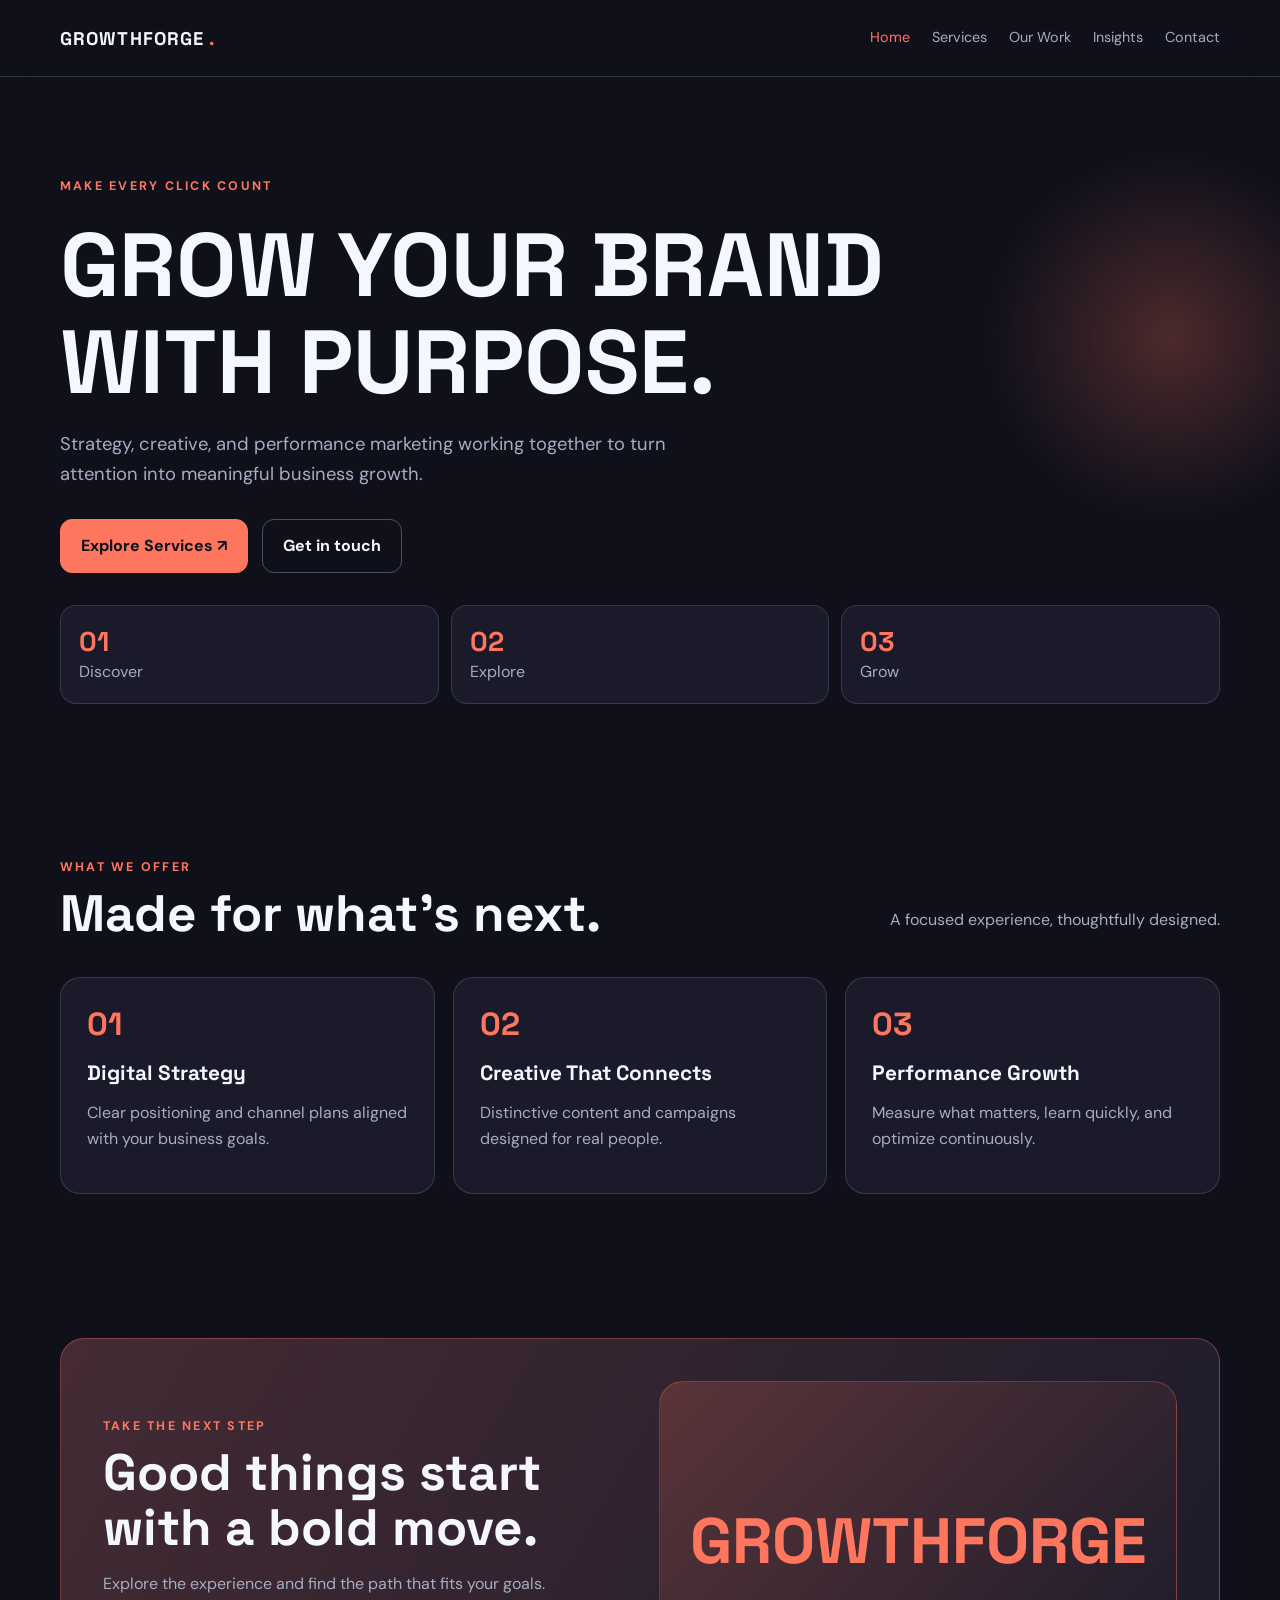
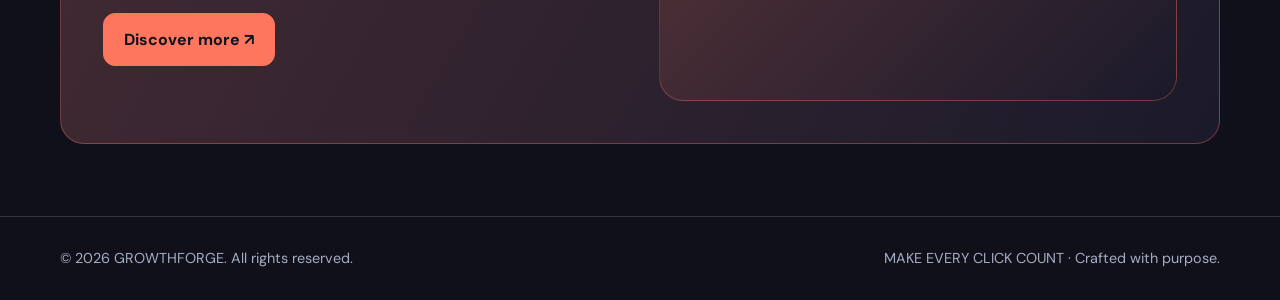
<file: index.html>
<!doctype html><html lang="en"><head><meta charset="utf-8"><meta name="viewport" content="width=device-width,initial-scale=1"><meta name="description" content="Strategy, creative, and performance marketing working together to turn attention into meaningful business growth."><title>Home | GROWTHFORGE</title><link rel="stylesheet" href="style.css"></head><body><header><div class="wrap nav"><a class="logo" href="index.html">GROWTHFORGE<span> .</span></a><button class="menu" aria-label="Toggle navigation">Menu</button><nav><a class="active" href="index.html">Home</a><a class="" href="services.html">Services</a><a class="" href="work.html">Our Work</a><a class="" href="insights.html">Insights</a><a class="" href="contact.html">Contact</a></nav></div></header><main>
<section class="hero"><div class="orb"></div><div class="wrap"><div class="eyebrow">MAKE EVERY CLICK COUNT</div><h1>GROW YOUR BRAND WITH PURPOSE.</h1><p class="lead">Strategy, creative, and performance marketing working together to turn attention into meaningful business growth.</p><div class="actions"><a class="btn" href="services.html">Explore Services ↗</a><a class="btn secondary" href="contact.html">Get in touch</a></div><div class="stats"><div class="stat"><b>01</b><span class="muted">Discover</span></div><div class="stat"><b>02</b><span class="muted">Explore</span></div><div class="stat"><b>03</b><span class="muted">Grow</span></div></div></div></section>
<section class="section"><div class="wrap"><div class="section-head"><div><div class="eyebrow">WHAT WE OFFER</div><h2>Made for what’s next.</h2></div><p class="muted">A focused experience, thoughtfully designed.</p></div><div class="grid"><article class="card"><div class="number">01</div><h3>Digital Strategy</h3><p class="muted">Clear positioning and channel plans aligned with your business goals.</p></article><article class="card"><div class="number">02</div><h3>Creative That Connects</h3><p class="muted">Distinctive content and campaigns designed for real people.</p></article><article class="card"><div class="number">03</div><h3>Performance Growth</h3><p class="muted">Measure what matters, learn quickly, and optimize continuously.</p></article></div></div></section>
<section class="section"><div class="wrap"><div class="banner split"><div><div class="eyebrow">TAKE THE NEXT STEP</div><h2>Good things start with a bold move.</h2><p class="muted">Explore the experience and find the path that fits your goals.</p><a class="btn" href="services.html">Discover more ↗</a></div><div class="visual"><strong>GROWTHFORGE</strong></div></div></div></section></main><footer><div class="wrap footer-inner"><span>© <span class="year"></span> GROWTHFORGE. All rights reserved.</span><span>MAKE EVERY CLICK COUNT · Crafted with purpose.</span></div></footer><script src="script.js"></script></body></html>
</file>
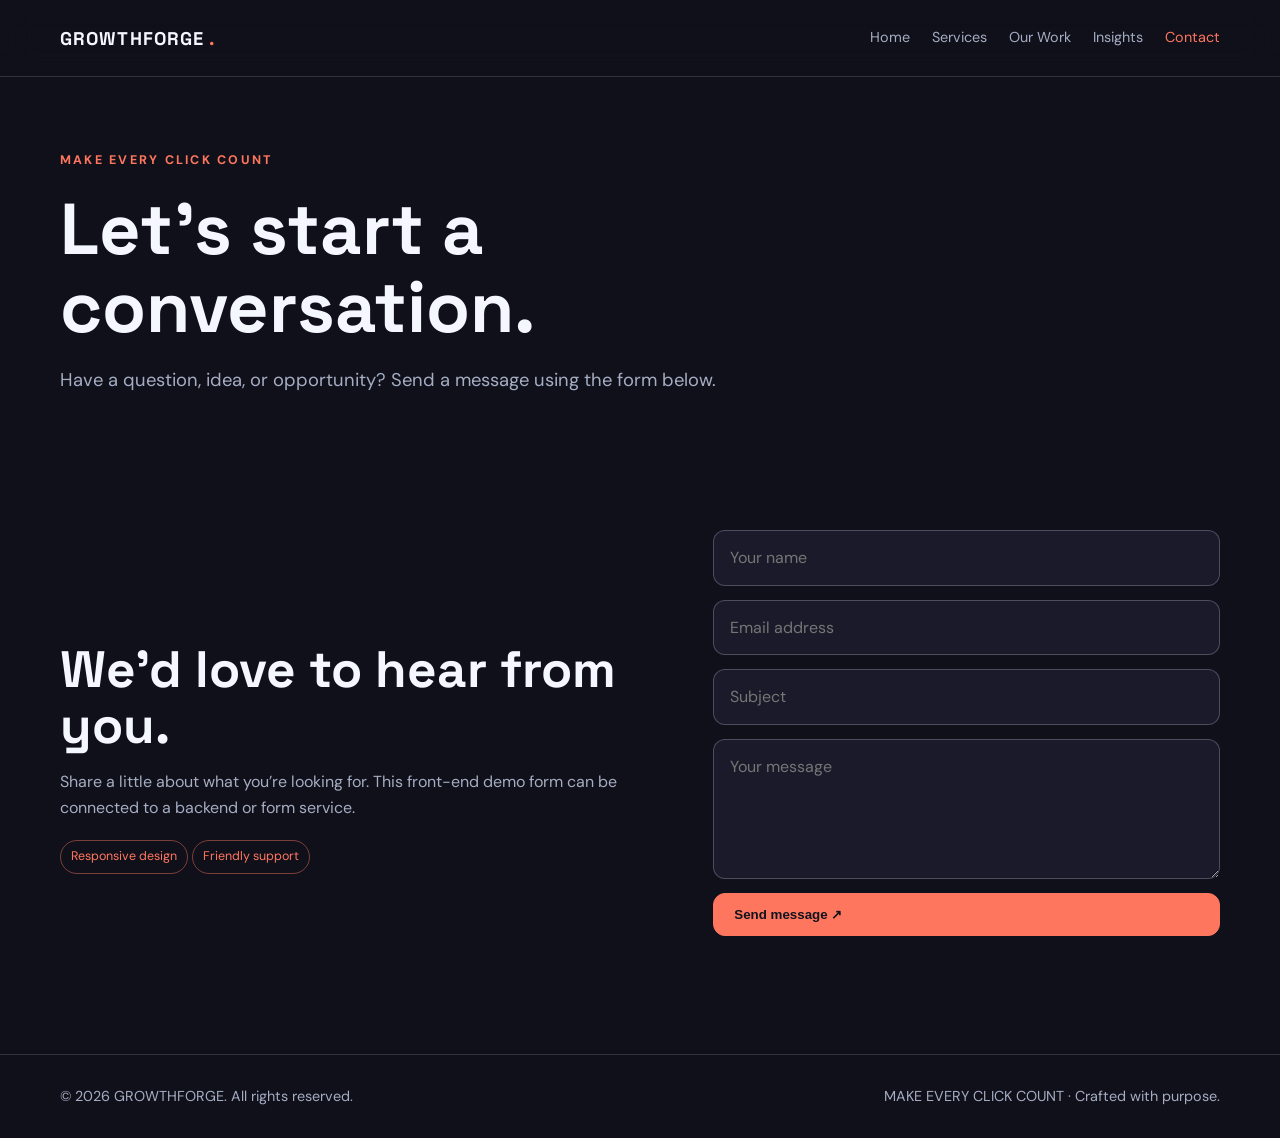
<file: contact.html>
<!doctype html><html lang="en"><head><meta charset="utf-8"><meta name="viewport" content="width=device-width,initial-scale=1"><meta name="description" content="Strategy, creative, and performance marketing working together to turn attention into meaningful business growth."><title>Contact | GROWTHFORGE</title><link rel="stylesheet" href="style.css"></head><body><header><div class="wrap nav"><a class="logo" href="index.html">GROWTHFORGE<span> .</span></a><button class="menu" aria-label="Toggle navigation">Menu</button><nav><a class="" href="index.html">Home</a><a class="" href="services.html">Services</a><a class="" href="work.html">Our Work</a><a class="" href="insights.html">Insights</a><a class="active" href="contact.html">Contact</a></nav></div></header><main><section class="page-hero"><div class="wrap"><div class="eyebrow">MAKE EVERY CLICK COUNT</div><h1>Let’s start a conversation.</h1><p class="lead">Have a question, idea, or opportunity? Send a message using the form below.</p></div></section><section class="section"><div class="wrap split"><div><h2>We’d love to hear from you.</h2><p class="muted">Share a little about what you’re looking for. This front-end demo form can be connected to a backend or form service.</p><span class="tag">Responsive design</span><span class="tag">Friendly support</span></div><form class="contact-form"><input required placeholder="Your name"><input required type="email" placeholder="Email address"><input placeholder="Subject"><textarea required placeholder="Your message"></textarea><button class="btn" type="submit">Send message ↗</button><p class="form-note muted" aria-live="polite"></p></form></div></section></main><footer><div class="wrap footer-inner"><span>© <span class="year"></span> GROWTHFORGE. All rights reserved.</span><span>MAKE EVERY CLICK COUNT · Crafted with purpose.</span></div></footer><script src="script.js"></script></body></html>
</file>
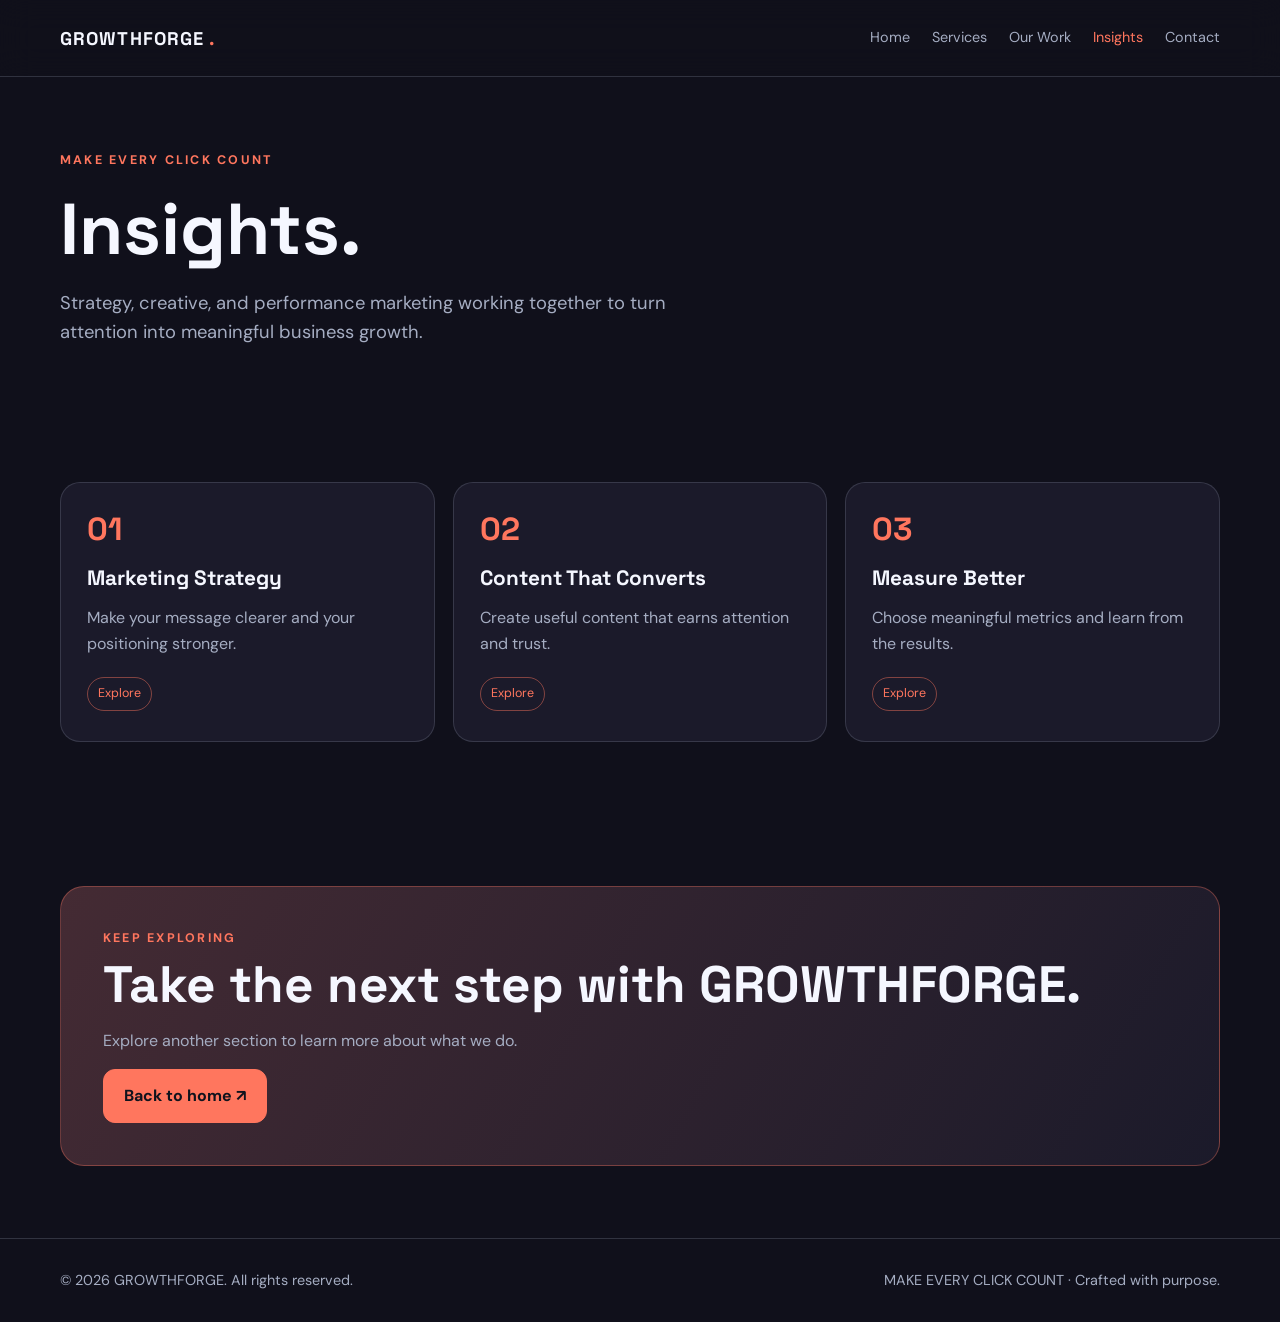
<file: insights.html>
<!doctype html><html lang="en"><head><meta charset="utf-8"><meta name="viewport" content="width=device-width,initial-scale=1"><meta name="description" content="Strategy, creative, and performance marketing working together to turn attention into meaningful business growth."><title>Insights | GROWTHFORGE</title><link rel="stylesheet" href="style.css"></head><body><header><div class="wrap nav"><a class="logo" href="index.html">GROWTHFORGE<span> .</span></a><button class="menu" aria-label="Toggle navigation">Menu</button><nav><a class="" href="index.html">Home</a><a class="" href="services.html">Services</a><a class="" href="work.html">Our Work</a><a class="active" href="insights.html">Insights</a><a class="" href="contact.html">Contact</a></nav></div></header><main><section class="page-hero"><div class="wrap"><div class="eyebrow">MAKE EVERY CLICK COUNT</div><h1>Insights.</h1><p class="lead">Strategy, creative, and performance marketing working together to turn attention into meaningful business growth.</p></div></section><section class="section"><div class="wrap"><div class="grid"><article class="card"><div class="number">01</div><h3>Marketing Strategy</h3><p class="muted">Make your message clearer and your positioning stronger.</p><span class="tag">Explore</span></article><article class="card"><div class="number">02</div><h3>Content That Converts</h3><p class="muted">Create useful content that earns attention and trust.</p><span class="tag">Explore</span></article><article class="card"><div class="number">03</div><h3>Measure Better</h3><p class="muted">Choose meaningful metrics and learn from the results.</p><span class="tag">Explore</span></article></div></div></section><section class="section"><div class="wrap"><div class="banner"><div class="eyebrow">KEEP EXPLORING</div><h2>Take the next step with GROWTHFORGE.</h2><p class="muted">Explore another section to learn more about what we do.</p><a class="btn" href="index.html">Back to home ↗</a></div></div></section></main><footer><div class="wrap footer-inner"><span>© <span class="year"></span> GROWTHFORGE. All rights reserved.</span><span>MAKE EVERY CLICK COUNT · Crafted with purpose.</span></div></footer><script src="script.js"></script></body></html>
</file>
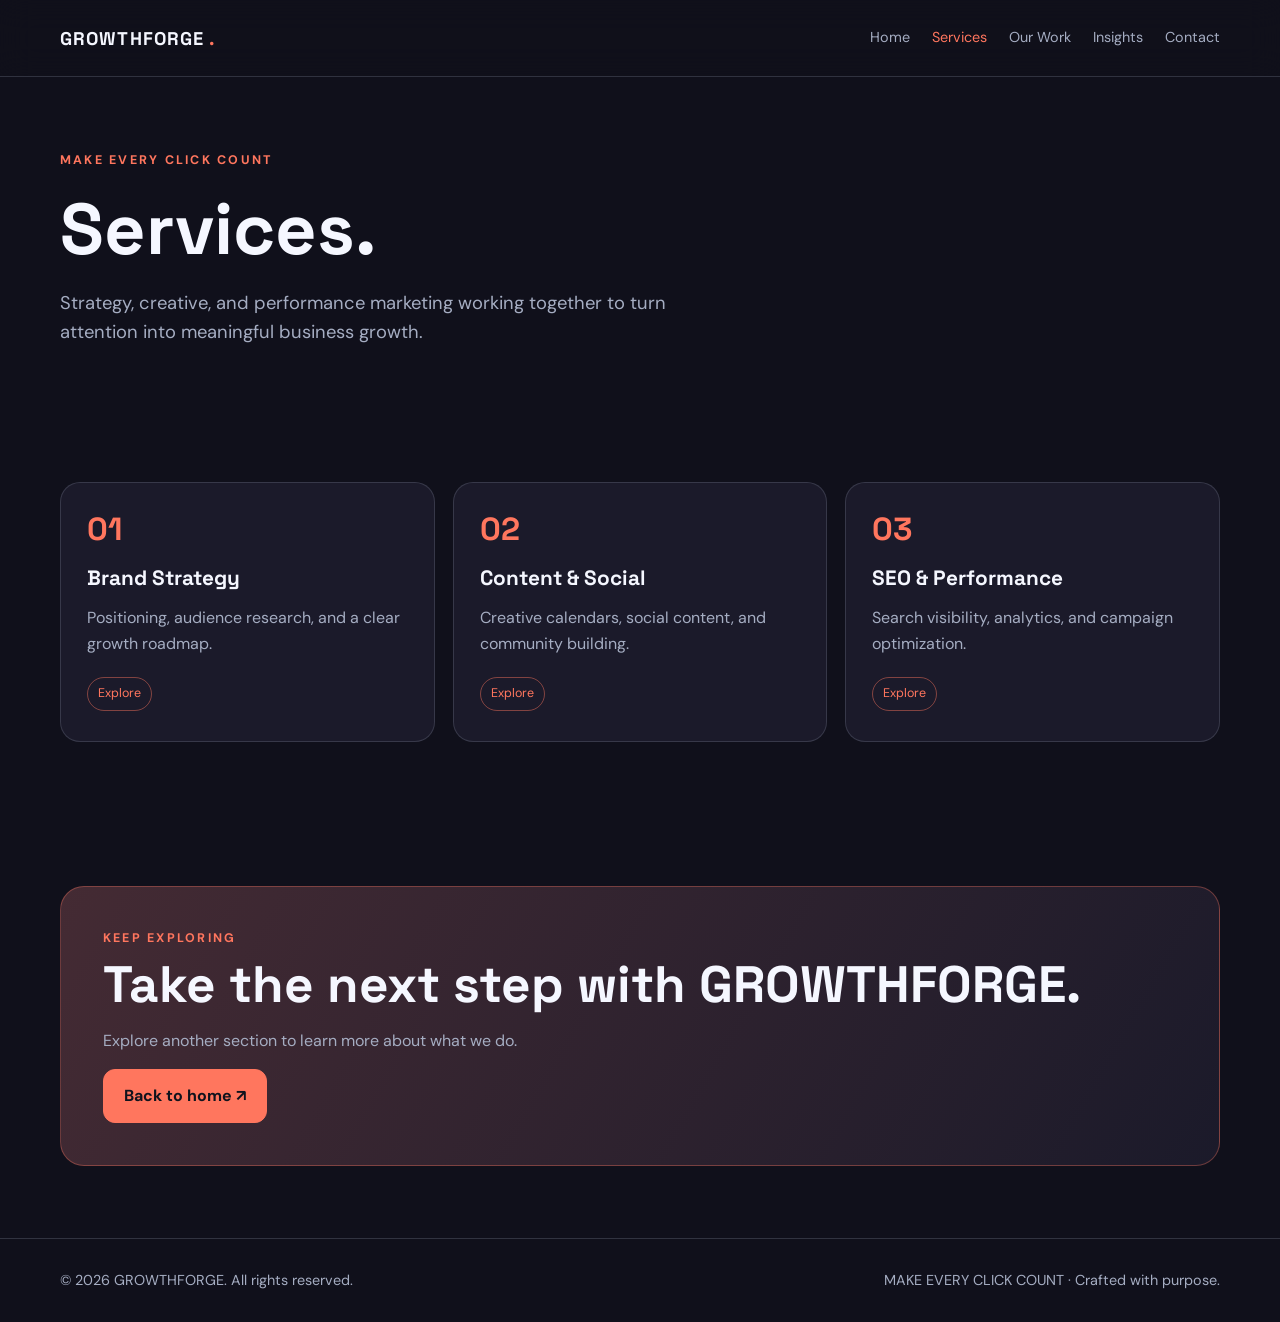
<file: services.html>
<!doctype html><html lang="en"><head><meta charset="utf-8"><meta name="viewport" content="width=device-width,initial-scale=1"><meta name="description" content="Strategy, creative, and performance marketing working together to turn attention into meaningful business growth."><title>Services | GROWTHFORGE</title><link rel="stylesheet" href="style.css"></head><body><header><div class="wrap nav"><a class="logo" href="index.html">GROWTHFORGE<span> .</span></a><button class="menu" aria-label="Toggle navigation">Menu</button><nav><a class="" href="index.html">Home</a><a class="active" href="services.html">Services</a><a class="" href="work.html">Our Work</a><a class="" href="insights.html">Insights</a><a class="" href="contact.html">Contact</a></nav></div></header><main><section class="page-hero"><div class="wrap"><div class="eyebrow">MAKE EVERY CLICK COUNT</div><h1>Services.</h1><p class="lead">Strategy, creative, and performance marketing working together to turn attention into meaningful business growth.</p></div></section><section class="section"><div class="wrap"><div class="grid"><article class="card"><div class="number">01</div><h3>Brand Strategy</h3><p class="muted">Positioning, audience research, and a clear growth roadmap.</p><span class="tag">Explore</span></article><article class="card"><div class="number">02</div><h3>Content & Social</h3><p class="muted">Creative calendars, social content, and community building.</p><span class="tag">Explore</span></article><article class="card"><div class="number">03</div><h3>SEO & Performance</h3><p class="muted">Search visibility, analytics, and campaign optimization.</p><span class="tag">Explore</span></article></div></div></section><section class="section"><div class="wrap"><div class="banner"><div class="eyebrow">KEEP EXPLORING</div><h2>Take the next step with GROWTHFORGE.</h2><p class="muted">Explore another section to learn more about what we do.</p><a class="btn" href="index.html">Back to home ↗</a></div></div></section></main><footer><div class="wrap footer-inner"><span>© <span class="year"></span> GROWTHFORGE. All rights reserved.</span><span>MAKE EVERY CLICK COUNT · Crafted with purpose.</span></div></footer><script src="script.js"></script></body></html>
</file>
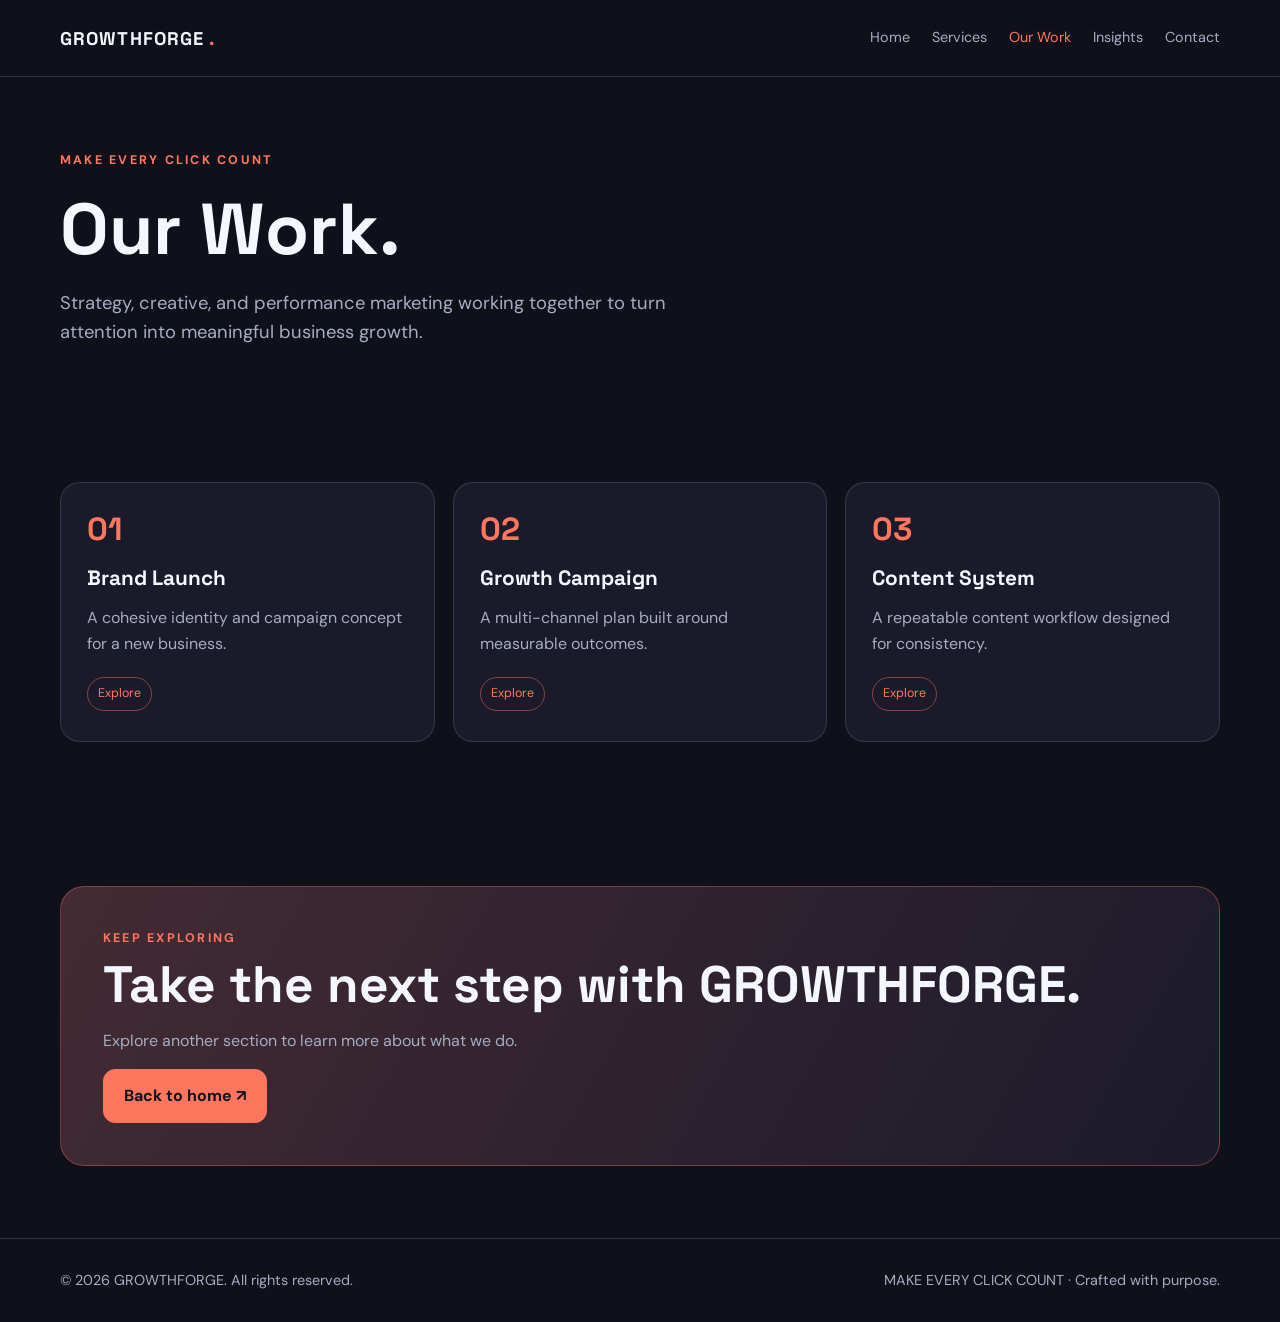
<file: work.html>
<!doctype html><html lang="en"><head><meta charset="utf-8"><meta name="viewport" content="width=device-width,initial-scale=1"><meta name="description" content="Strategy, creative, and performance marketing working together to turn attention into meaningful business growth."><title>Our Work | GROWTHFORGE</title><link rel="stylesheet" href="style.css"></head><body><header><div class="wrap nav"><a class="logo" href="index.html">GROWTHFORGE<span> .</span></a><button class="menu" aria-label="Toggle navigation">Menu</button><nav><a class="" href="index.html">Home</a><a class="" href="services.html">Services</a><a class="active" href="work.html">Our Work</a><a class="" href="insights.html">Insights</a><a class="" href="contact.html">Contact</a></nav></div></header><main><section class="page-hero"><div class="wrap"><div class="eyebrow">MAKE EVERY CLICK COUNT</div><h1>Our Work.</h1><p class="lead">Strategy, creative, and performance marketing working together to turn attention into meaningful business growth.</p></div></section><section class="section"><div class="wrap"><div class="grid"><article class="card"><div class="number">01</div><h3>Brand Launch</h3><p class="muted">A cohesive identity and campaign concept for a new business.</p><span class="tag">Explore</span></article><article class="card"><div class="number">02</div><h3>Growth Campaign</h3><p class="muted">A multi-channel plan built around measurable outcomes.</p><span class="tag">Explore</span></article><article class="card"><div class="number">03</div><h3>Content System</h3><p class="muted">A repeatable content workflow designed for consistency.</p><span class="tag">Explore</span></article></div></div></section><section class="section"><div class="wrap"><div class="banner"><div class="eyebrow">KEEP EXPLORING</div><h2>Take the next step with GROWTHFORGE.</h2><p class="muted">Explore another section to learn more about what we do.</p><a class="btn" href="index.html">Back to home ↗</a></div></div></section></main><footer><div class="wrap footer-inner"><span>© <span class="year"></span> GROWTHFORGE. All rights reserved.</span><span>MAKE EVERY CLICK COUNT · Crafted with purpose.</span></div></footer><script src="script.js"></script></body></html>
</file>
<file: style.css>
@import url('https://fonts.googleapis.com/css2?family=DM+Sans:wght@400;500;600;700&family=Space+Grotesk:wght@400;500;600;700&display=swap');
:root{--bg:#10101b;--accent:#ff765e;--accent2:#f8c66b;--text:#f5f7ff;--muted:#a5adc2;--panel:#1b1a2a;}
*{box-sizing:border-box}html{scroll-behavior:smooth}body{margin:0;background:var(--bg);color:var(--text);font-family:'DM Sans',sans-serif;line-height:1.6}a{color:inherit;text-decoration:none}.wrap{width:min(1160px,92%);margin:auto}header{position:sticky;top:0;z-index:10;background:color-mix(in srgb,var(--bg) 88%,transparent);backdrop-filter:blur(16px);border-bottom:1px solid color-mix(in srgb,var(--muted) 22%,transparent)}.nav{height:76px;display:flex;align-items:center;justify-content:space-between;gap:24px}.logo{font:700 1.15rem 'Space Grotesk';letter-spacing:.06em}.logo span{color:var(--accent)}nav{display:flex;gap:22px;align-items:center}nav a{font-size:.9rem;color:var(--muted)}nav a:hover,nav a.active{color:var(--accent)}.menu{display:none;background:none;border:1px solid var(--muted);color:var(--text);padding:8px 12px;border-radius:10px}.hero{padding:100px 0 82px;position:relative;overflow:hidden}.eyebrow{color:var(--accent);font-weight:700;font-size:.78rem;letter-spacing:.18em;text-transform:uppercase}h1,h2,h3{font-family:'Space Grotesk',sans-serif;line-height:1.08}h1{font-size:clamp(2.8rem,7vw,5.7rem);max-width:900px;margin:20px 0}.lead{font-size:1.15rem;color:var(--muted);max-width:660px}.actions{display:flex;gap:14px;flex-wrap:wrap;margin-top:30px}.btn{display:inline-flex;padding:13px 20px;border-radius:12px;background:var(--accent);color:#10131d;font-weight:700;border:1px solid var(--accent);transition:.2s}.btn:hover{transform:translateY(-3px);filter:brightness(1.08)}.btn.secondary{background:transparent;color:var(--text);border-color:color-mix(in srgb,var(--muted) 40%,transparent)}.orb{position:absolute;width:380px;height:380px;border-radius:50%;right:-80px;top:70px;background:radial-gradient(circle,color-mix(in srgb,var(--accent) 25%,transparent),transparent 68%);pointer-events:none}.section{padding:72px 0}.section-head{display:flex;justify-content:space-between;align-items:end;gap:20px;margin-bottom:28px}h2{font-size:clamp(2rem,4vw,3.2rem);margin:8px 0}.muted{color:var(--muted)}.grid{display:grid;grid-template-columns:repeat(3,1fr);gap:18px}.card{background:var(--panel);border:1px solid color-mix(in srgb,var(--muted) 20%,transparent);border-radius:20px;padding:26px;min-height:210px;transition:.2s}.card:hover{transform:translateY(-5px);border-color:var(--accent)}.number{font:700 2rem 'Space Grotesk';color:var(--accent)}.card h3{font-size:1.3rem;margin:18px 0 10px}.banner{border-radius:24px;padding:42px;background:linear-gradient(120deg,color-mix(in srgb,var(--accent) 18%,var(--panel)),var(--panel));border:1px solid color-mix(in srgb,var(--accent) 35%,transparent)}.page-hero{padding:74px 0 44px}.page-hero h1{font-size:clamp(2.5rem,6vw,4.5rem)}.split{display:grid;grid-template-columns:1.1fr .9fr;gap:34px;align-items:center}.visual{min-height:320px;border-radius:24px;background:linear-gradient(135deg,color-mix(in srgb,var(--accent) 28%,var(--panel)),var(--panel));border:1px solid color-mix(in srgb,var(--accent) 30%,transparent);display:grid;place-items:center;text-align:center;padding:30px}.visual strong{font:700 clamp(2rem,5vw,4rem) 'Space Grotesk';color:var(--accent)}.stats{display:grid;grid-template-columns:repeat(3,1fr);gap:12px;margin-top:32px}.stat{padding:18px;border-radius:16px;background:var(--panel);border:1px solid color-mix(in srgb,var(--muted) 20%,transparent)}.stat b{display:block;font:700 1.7rem 'Space Grotesk';color:var(--accent)}.contact-form{display:grid;gap:14px;max-width:650px}input,textarea{width:100%;padding:14px 16px;border-radius:12px;border:1px solid color-mix(in srgb,var(--muted) 35%,transparent);background:var(--panel);color:var(--text);font:inherit}textarea{min-height:140px;resize:vertical}footer{padding:30px 0;border-top:1px solid color-mix(in srgb,var(--muted) 22%,transparent);color:var(--muted);font-size:.9rem}.footer-inner{display:flex;justify-content:space-between;gap:20px;flex-wrap:wrap}.tag{display:inline-block;padding:6px 10px;border:1px solid color-mix(in srgb,var(--accent) 45%,transparent);border-radius:999px;color:var(--accent);font-size:.78rem;margin:4px 4px 4px 0}@media(max-width:760px){nav{display:none;position:absolute;top:76px;left:0;right:0;padding:20px;background:var(--bg);flex-direction:column;align-items:flex-start;border-bottom:1px solid var(--muted)}nav.open{display:flex}.menu{display:block}.grid,.split{grid-template-columns:1fr}.hero{padding:76px 0 60px}.orb{right:-220px}.stats{grid-template-columns:1fr}.section-head{display:block}}
</file>
